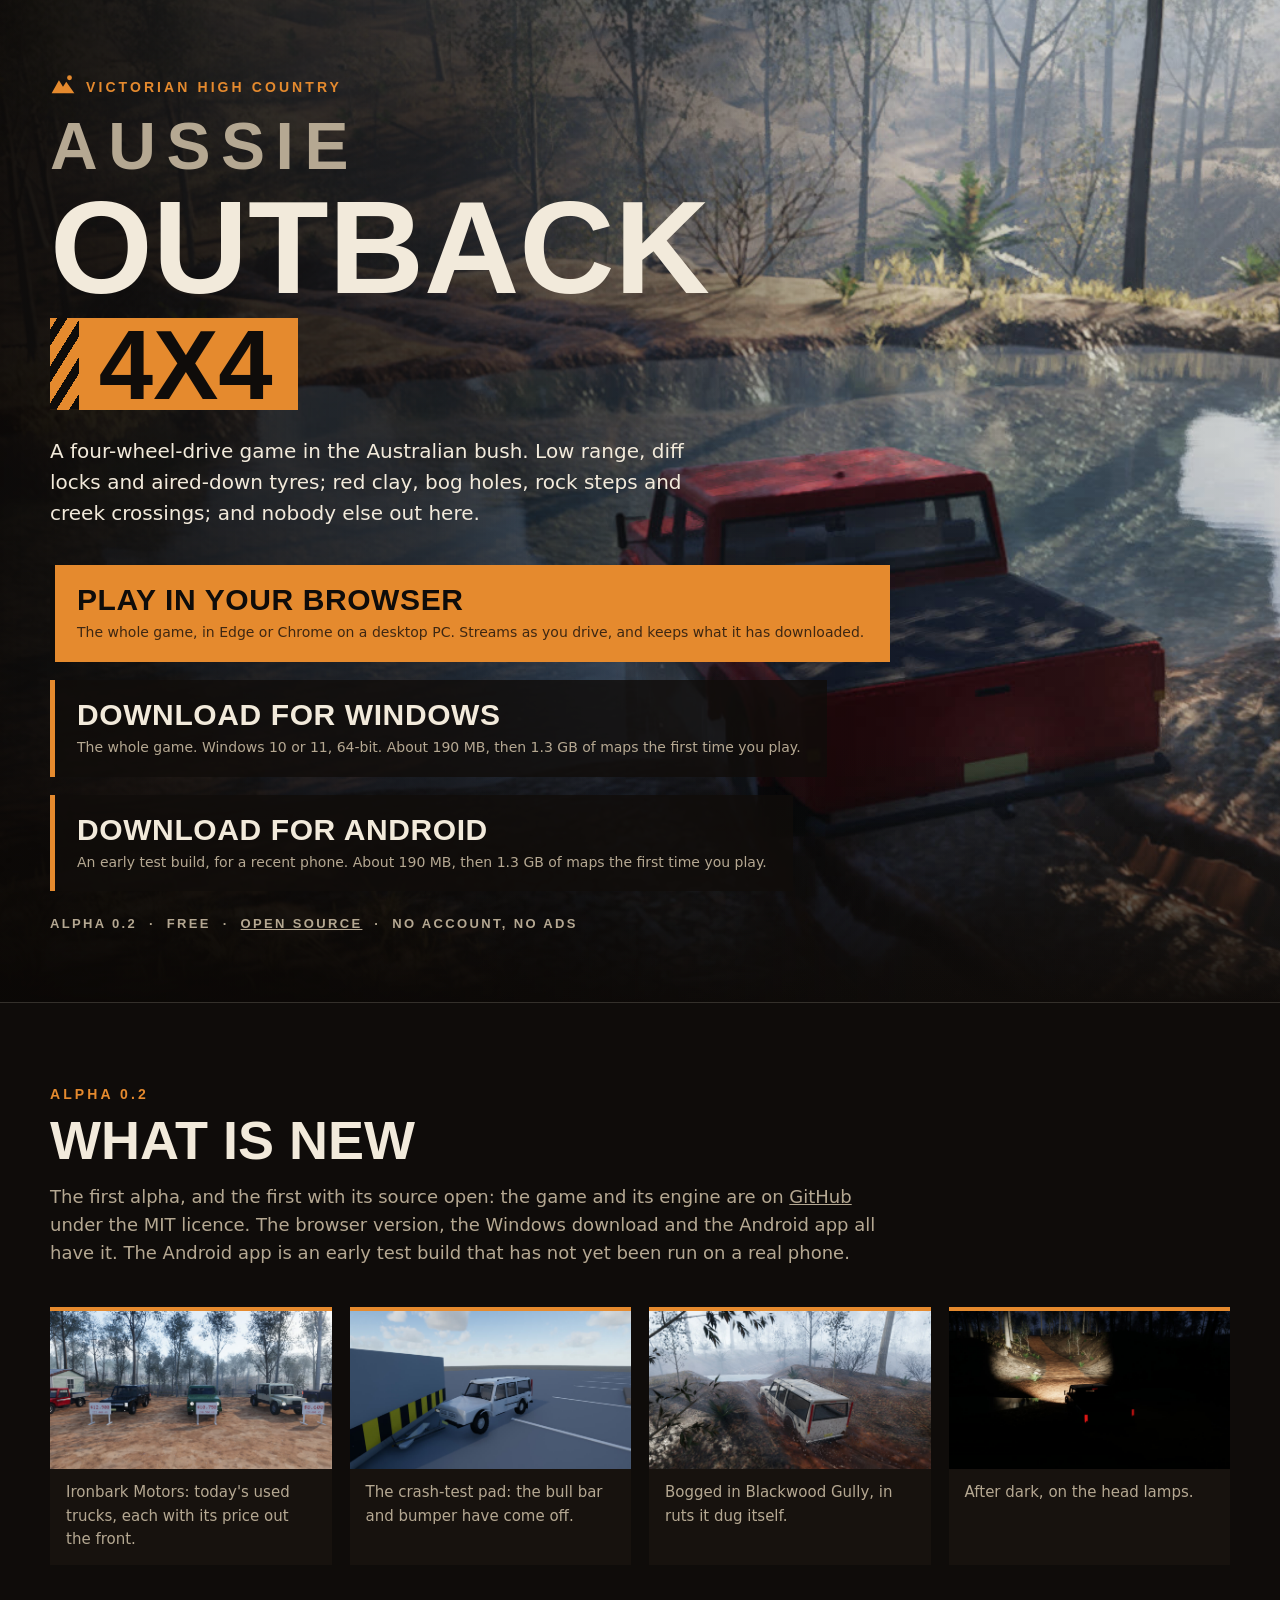
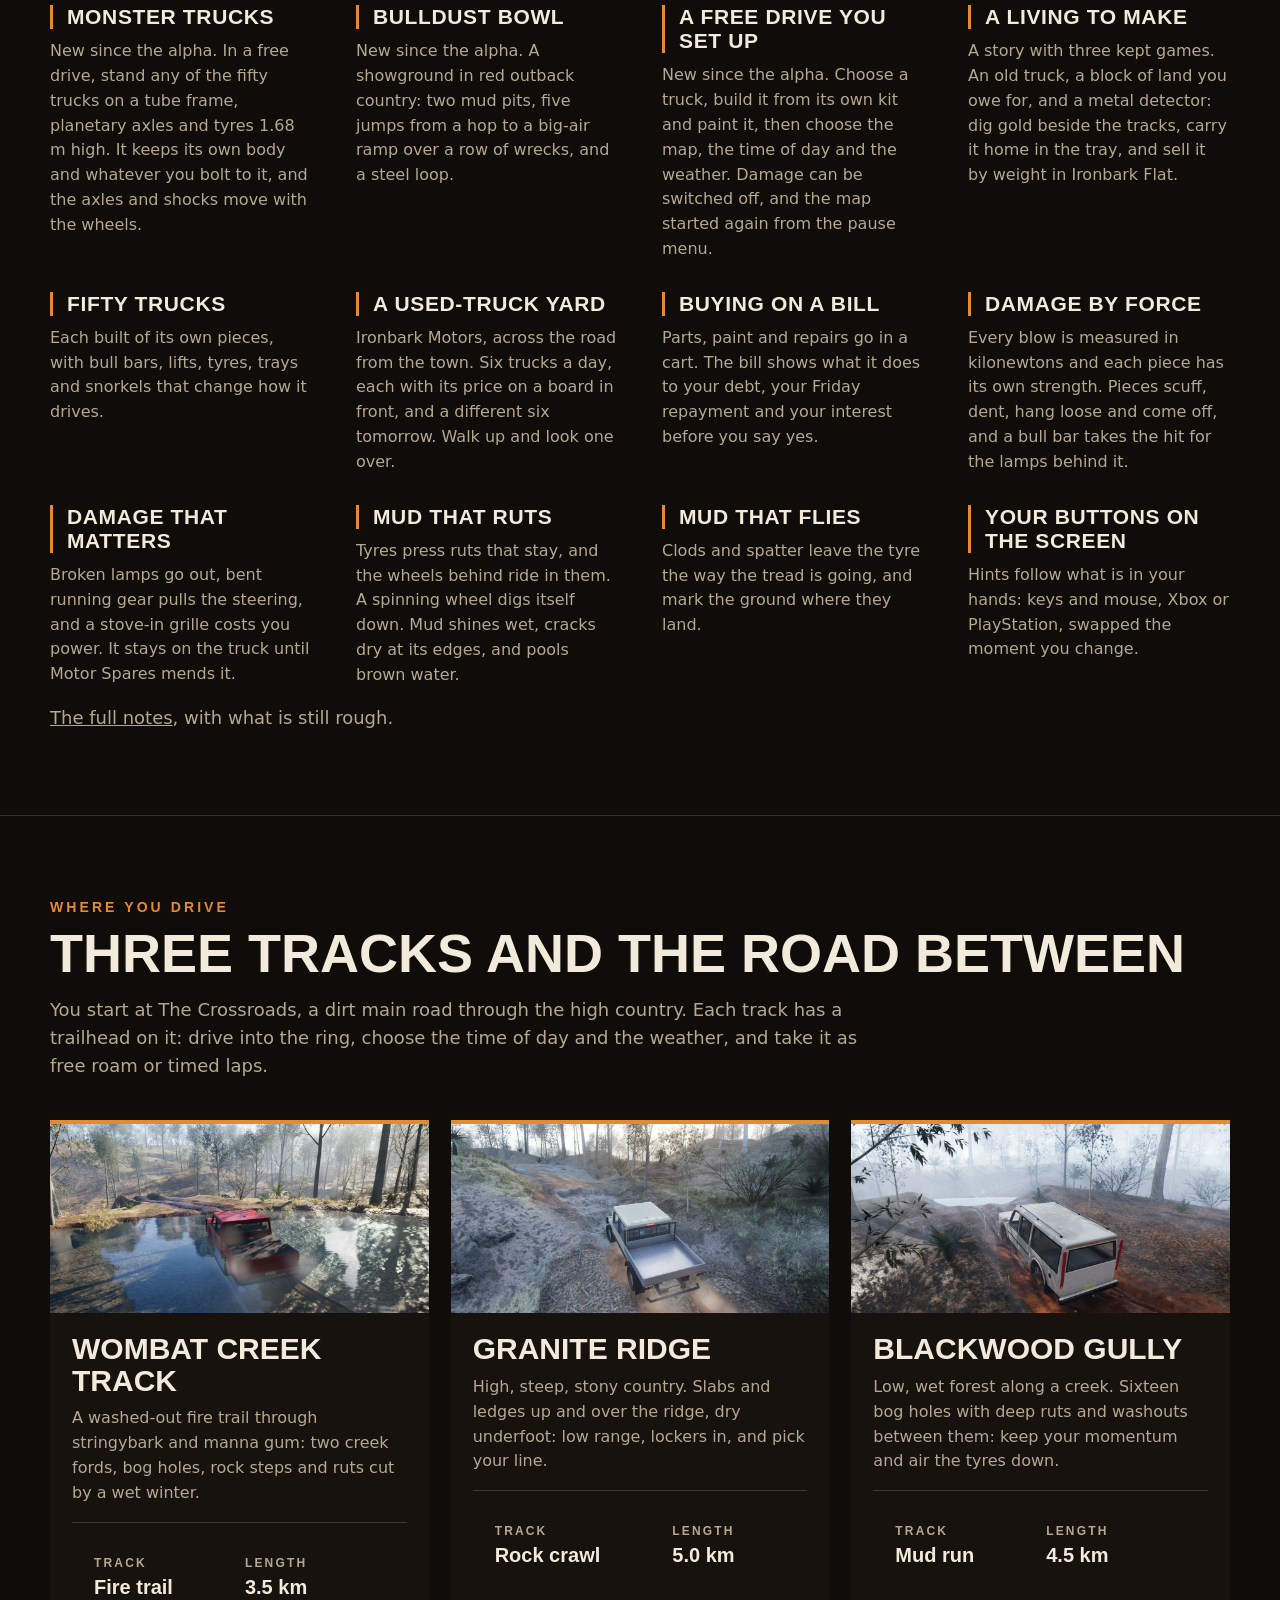
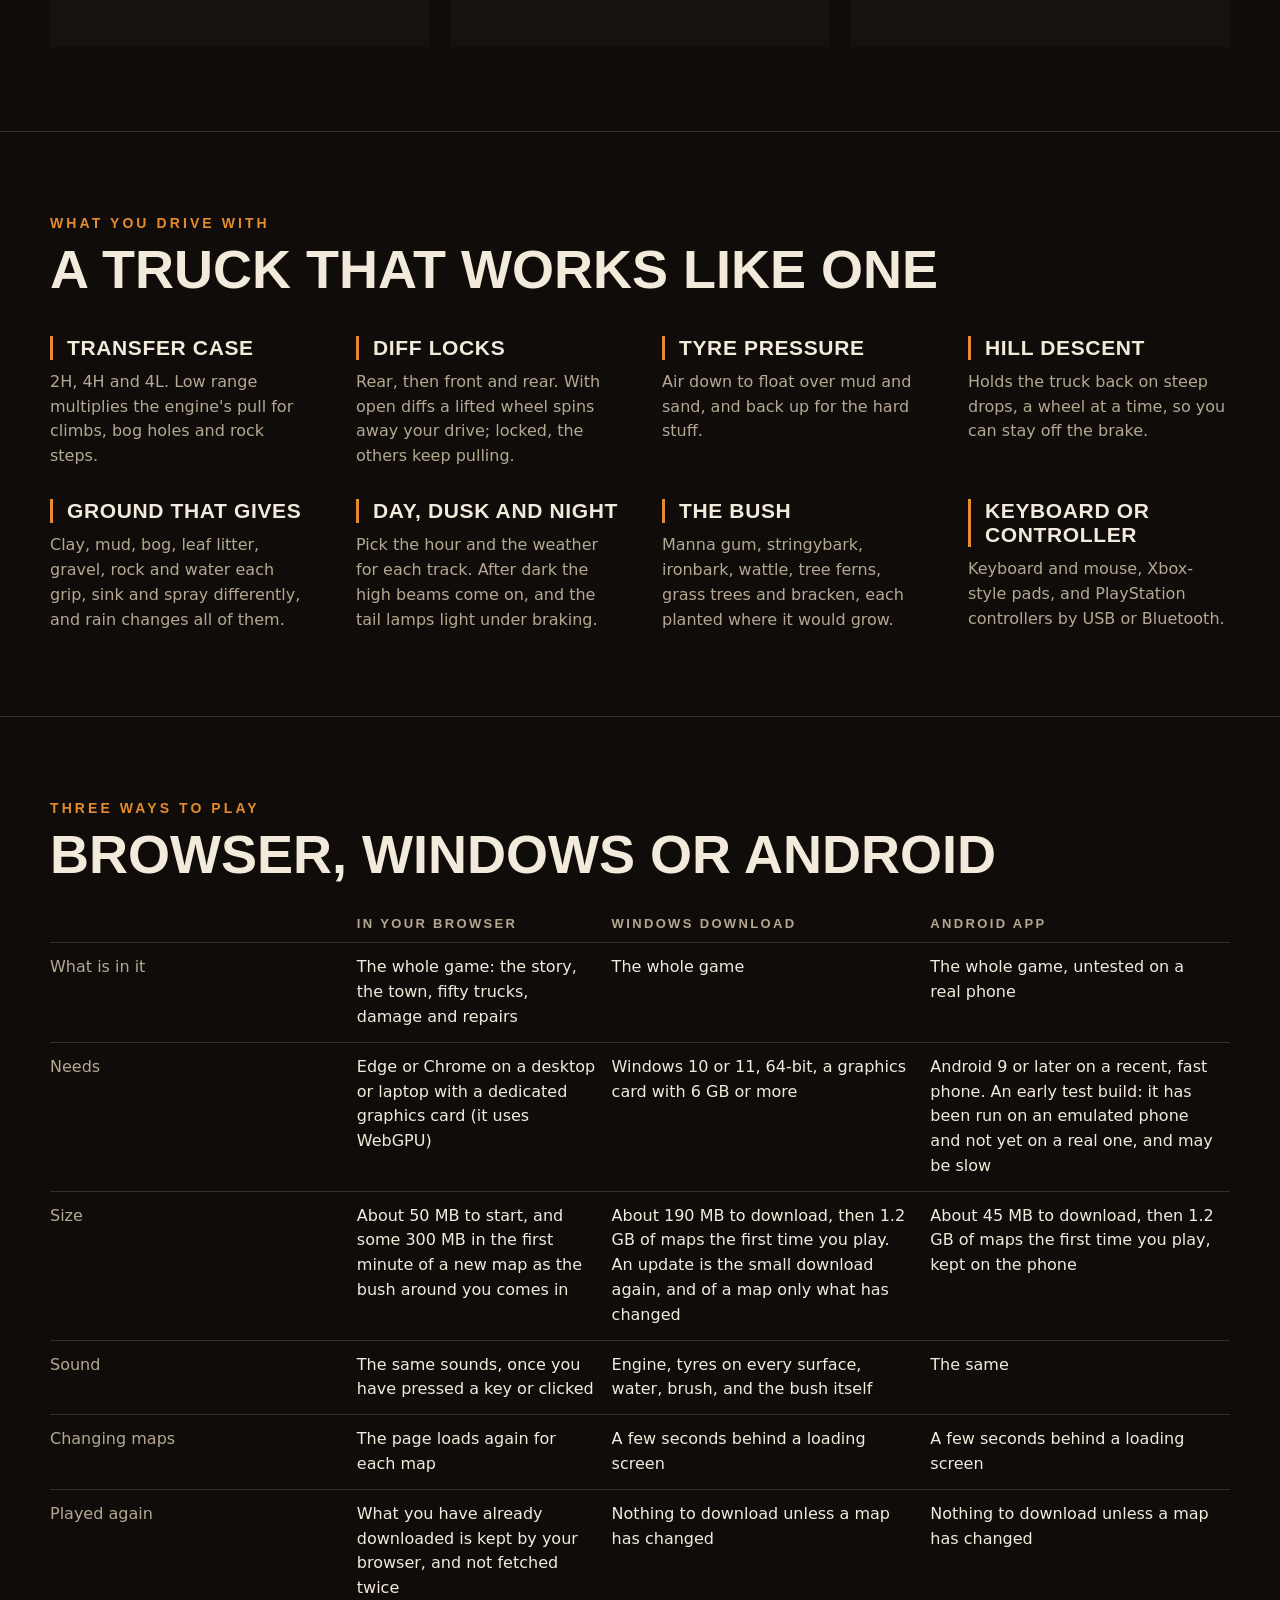
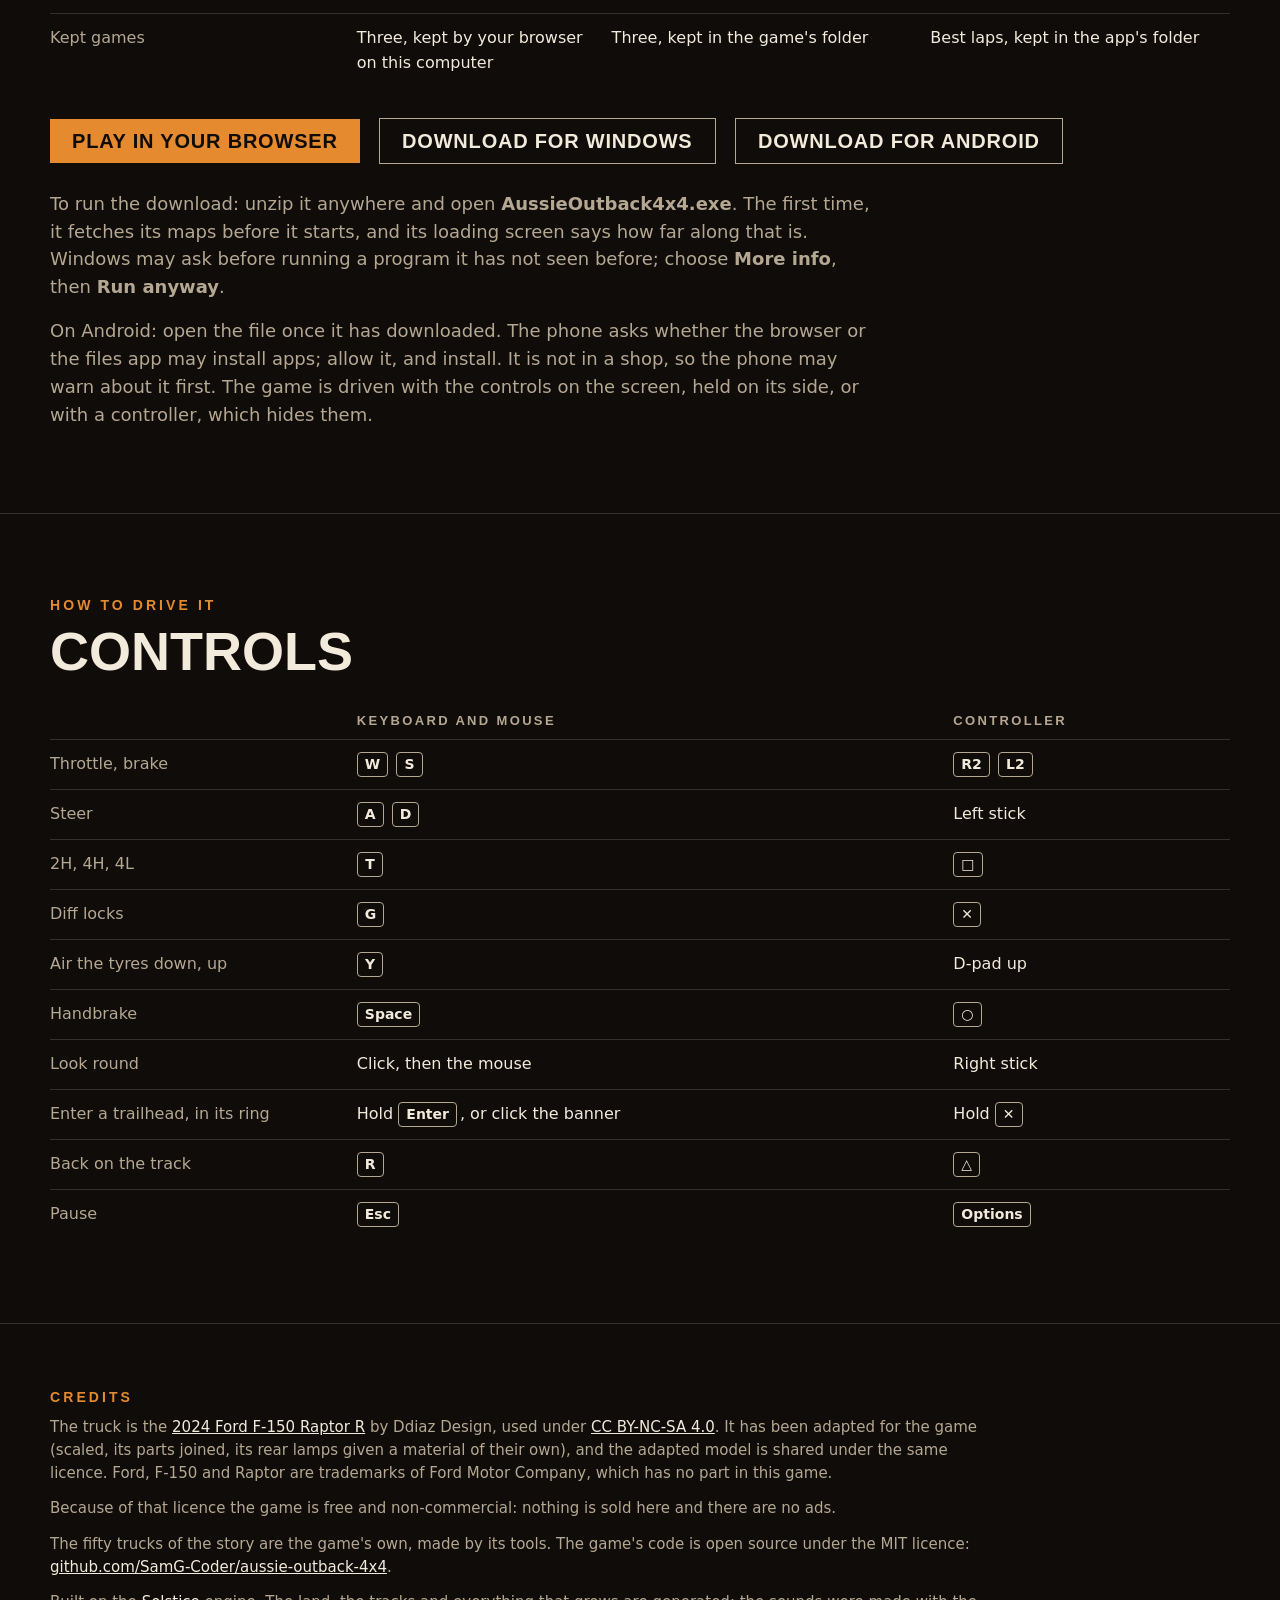
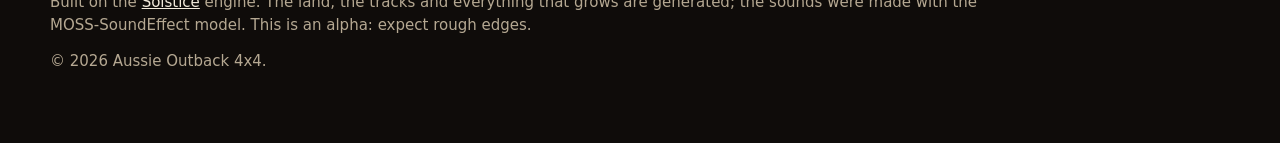
<file: site/index.html>
<!doctype html>
<html lang="en">
<meta charset="utf-8">
<meta name="viewport" content="width=device-width, initial-scale=1">
<title>Aussie Outback 4x4</title>
<meta name="description" content="A free, open-source four-wheel-drive game in the Australian bush: low range, diff locks, mud that ruts, trucks that bend, and gold to dig. Play it in your browser or download it for Windows.">
<meta property="og:title" content="Aussie Outback 4x4">
<meta property="og:description" content="Low range, diff locks, mud that ruts and trucks that bend in the Victorian high country. Free and open source. Play in your browser or download for Windows.">
<meta property="og:image" content="https://rust4x4.com/art/hero.jpg">
<meta name="twitter:card" content="summary_large_image">
<meta name="theme-color" content="#0f0c0a">
<style>
  /* The game's own colours and lettering (ui/ui.css): red earth, ochre and bone on warm black. */
  :root {
    --ink: #0f0c0a; --soil: #17120e; --bone: #f2eadb; --dust: #b5a892; --ochre: #e58a2e; --clay: #c2461f;
    --gum: #a9bda4; --line: rgba(242, 234, 219, 0.16);
    --sign: "Bahnschrift", "DIN Alternate", "Oswald", "Arial Narrow", "Segoe UI", sans-serif;
    --text: "Segoe UI", system-ui, -apple-system, "Helvetica Neue", sans-serif;
  }
  * { box-sizing: border-box; }
  html { scroll-behavior: smooth; }
  body { margin: 0; background: var(--ink); color: var(--bone); font: 400 17px/1.55 var(--text); -webkit-font-smoothing: antialiased; }
  h1, h2, h3, p, dl, dd, ul, figure { margin: 0; }
  a { color: inherit; }
  .wrap { width: min(1180px, 100% - 48px); margin: 0 auto; }
  .kicker { font: 600 14px/1 var(--sign); letter-spacing: 0.22em; text-transform: uppercase; color: var(--ochre); }
  h2 { font: 700 clamp(34px, 4.4vw, 54px)/1 var(--sign); font-stretch: 75%; text-transform: uppercase; margin-top: 12px; }

  /* ---- The top: the truck in the bush, the name, and the two ways in. */
  header { position: relative; min-height: min(92vh, 860px); display: grid; align-items: center; overflow: hidden; }
  header img { position: absolute; inset: 0; width: 100%; height: 100%; object-fit: cover; animation: drift 30s ease-out both; }
  @keyframes drift { from { transform: scale(1.02); } to { transform: scale(1.12) translate(-1%, -1%); } }
  @media (prefers-reduced-motion: reduce) { header img { animation: none; } }
  header::after { content: ""; position: absolute; inset: 0; background:
    linear-gradient(90deg, rgba(10, 7, 5, 0.94) 0%, rgba(10, 7, 5, 0.74) 34%, rgba(10, 7, 5, 0.08) 72%),
    linear-gradient(0deg, var(--ink) 0%, rgba(10, 7, 5, 0) 26%); }
  header .wrap { position: relative; z-index: 1; padding: 72px 0; }
  .mark { width: 26px; height: 26px; fill: var(--ochre); vertical-align: -6px; margin-right: 10px; }
  .wordmark { font: 700 clamp(64px, 10.5vw, 132px)/0.86 var(--sign); font-stretch: 75%; text-transform: uppercase;
    margin: 20px 0 26px; display: grid; justify-items: start; }
  .wordmark span:first-child { font-size: 0.5em; letter-spacing: 0.16em; color: var(--dust); margin-bottom: 0.25em; }
  .wordmark b { margin-top: 0.14em; padding: 0.06em 0.26em 0.02em 0.5em; font-size: 0.74em; color: var(--ink);
    background: repeating-linear-gradient(-58deg, var(--ink) 0 0.09em, transparent 0.09em 0.2em) left / 0.3em 100% no-repeat, var(--ochre); }
  .lede { max-width: 34em; font-size: 20px; color: var(--bone); }
  .ways { display: flex; flex-wrap: wrap; gap: 18px; margin-top: 36px; }
  .way { display: block; min-width: 290px; padding: 18px 26px 18px 22px; text-decoration: none; border-left: 5px solid var(--ochre);
    background: rgba(17, 13, 10, 0.82); transition: transform 0.12s ease-out, background 0.12s; }
  .way b { display: block; font: 700 30px/1.1 var(--sign); font-stretch: 75%; text-transform: uppercase; letter-spacing: 0.02em; }
  .way small { display: block; margin-top: 6px; font-size: 14px; color: var(--dust); }
  .way.first { background: var(--ochre); color: var(--ink); border-left-color: var(--ink); }
  .way.first small { color: rgba(15, 12, 10, 0.78); }
  .way:hover, .way:focus-visible { transform: translateY(-2px); outline: none; }
  .way:not(.first):hover, .way:not(.first):focus-visible { background: rgba(60, 36, 16, 0.92); }
  .build { margin-top: 26px; font: 600 13px/1 var(--sign); letter-spacing: 0.18em; text-transform: uppercase; color: var(--dust); }

  section { padding: 84px 0; border-top: 1px solid var(--line); }
  section > .wrap > p.intro { max-width: 46em; margin-top: 16px; color: var(--dust); font-size: 18px; }

  /* ---- The tracks. */
  .tracks { display: grid; grid-template-columns: repeat(auto-fit, minmax(300px, 1fr)); gap: 22px; margin-top: 40px; }
  .track { background: var(--soil); border-top: 4px solid var(--ochre); }
  .track img { display: block; width: 100%; aspect-ratio: 16 / 8; object-fit: cover; }
  .track div { padding: 20px 22px 24px; }
  .track h3 { font: 700 30px/1.05 var(--sign); font-stretch: 75%; text-transform: uppercase; }
  .track p { margin-top: 10px; color: var(--dust); font-size: 16px; }
  .track dl { display: flex; gap: 28px; margin-top: 16px; padding-top: 14px; border-top: 1px solid var(--line); }
  .track dt { font: 600 12px/1 var(--sign); letter-spacing: 0.18em; text-transform: uppercase; color: var(--dust); }
  .track dd { font: 700 20px/1.2 var(--sign); font-stretch: 75%; margin-top: 6px; }

  /* ---- What is in it. */
  .bits { display: grid; grid-template-columns: repeat(auto-fit, minmax(250px, 1fr)); gap: 30px 44px; margin-top: 40px; }
  .bits h3 { font: 700 21px/1.15 var(--sign); font-stretch: 75%; text-transform: uppercase; letter-spacing: 0.03em; padding-left: 14px;
    border-left: 3px solid var(--ochre); }
  .bits p { margin-top: 10px; color: var(--dust); font-size: 16px; }

  /* ---- Pictures of what is new. */
  .shots { display: grid; grid-template-columns: repeat(auto-fit, minmax(260px, 1fr)); gap: 18px; margin-top: 40px; }
  .shots figure { background: var(--soil); border-top: 4px solid var(--ochre); }
  .shots img { display: block; width: 100%; aspect-ratio: 16 / 9; object-fit: cover; }
  .shots figcaption { padding: 12px 16px 14px; color: var(--dust); font-size: 15px; }

  /* ---- The two versions, side by side. */
  table { width: 100%; border-collapse: collapse; margin-top: 36px; font-size: 16px; }
  th { text-align: left; padding: 0 16px 12px 0; font: 600 13px/1 var(--sign); letter-spacing: 0.18em; text-transform: uppercase; color: var(--dust); }
  td { padding: 12px 16px 12px 0; border-top: 1px solid var(--line); vertical-align: top; }
  td:first-child { color: var(--dust); width: 26%; }
  .get { display: inline-block; margin-top: 30px; margin-right: 14px; padding: 12px 22px; text-decoration: none;
    font: 700 20px/1 var(--sign); font-stretch: 75%; text-transform: uppercase; letter-spacing: 0.04em; color: var(--ink); background: var(--ochre); }
  .get.second { color: var(--bone); background: none; border: 1px solid var(--dust); }
  .get:hover, .get:focus-visible { filter: brightness(1.12); outline: none; }
  kbd { display: inline-block; min-width: 1.9em; padding: 1px 7px; margin-right: 3px; text-align: center; font: 600 14px/1.5 var(--text);
    border: 1px solid var(--dust); border-radius: 4px; }

  footer { padding: 54px 0 70px; border-top: 1px solid var(--line); color: var(--dust); font-size: 15px; }
  footer p { max-width: 62em; margin-top: 12px; }
  footer a { color: var(--bone); }
</style>

<header>
  <img src="art/hero.jpg" alt="A red ute driving into a creek ford among gum trees, leaving ruts in the clay behind it.">
  <div class="wrap">
    <p class="kicker"><svg class="mark" viewBox="0 0 32 32" aria-hidden="true"><path d="M2 26 L11 10 L16 18 L20 12 L30 26 Z"/><circle cx="24" cy="7" r="3"/></svg>Victorian High Country</p>
    <h1 class="wordmark"><span>Aussie</span><span>Outback</span><b>4x4</b></h1>
    <p class="lede">A four-wheel-drive game in the Australian bush. Low range, diff locks and aired-down tyres;
      red clay, bog holes, rock steps and creek crossings; and nobody else out here.</p>
    <div class="ways">
      <a class="way first" href="play/">
        <b>Play in your browser</b>
        <small>The whole game, in Edge or Chrome on a desktop PC. Streams as you drive, and keeps what it has downloaded.</small>
      </a>
      <a class="way" href="download/AussieOutback4x4-windows.zip" download>
        <b>Download for Windows</b>
        <small>The whole game. Windows 10 or 11, 64-bit. <span data-size>About 190 MB</span>, then 1.3 GB of maps the first time you play.</small>
      </a>
      <a class="way" href="download/AussieOutback4x4.apk" download>
        <b>Download for Android</b>
        <small>An early test build, for a recent phone. <span data-apk-size>About 190 MB</span>, then 1.3 GB of maps the first time you play.</small>
      </a>
    </div>
    <p class="build">Alpha <span data-version>0.2</span> &nbsp;·&nbsp; free &nbsp;·&nbsp; <a href="https://github.com/SamG-Coder/aussie-outback-4x4">open source</a> &nbsp;·&nbsp; no account, no ads</p>
  </div>
</header>

<section id="new">
  <div class="wrap">
    <p class="kicker">Alpha 0.2</p>
    <h2>What is new</h2>
    <p class="intro">The first alpha, and the first with its source open: the game and its engine are on
      <a href="https://github.com/SamG-Coder/aussie-outback-4x4">GitHub</a> under the MIT licence.
      The browser version, the Windows download and the Android app all have it. The Android app is an early test build
      that has not yet been run on a real phone.</p>
    <div class="shots">
      <figure><img src="art/yard.jpg" alt="Used trucks parked in a row in a dirt yard, each with a price board in front of it." loading="lazy">
        <figcaption>Ironbark Motors: today's used trucks, each with its price out the front.</figcaption></figure>
      <figure><img src="art/damage.jpg" alt="A white wagon against a striped barrier, its bull bar and front bumper lying on the ground." loading="lazy">
        <figcaption>The crash-test pad: the bull bar and bumper have come off.</figcaption></figure>
      <figure><img src="art/mud.jpg" alt="A white wagon spattered with mud, sunk in red ruts in the rain." loading="lazy">
        <figcaption>Bogged in Blackwood Gully, in ruts it dug itself.</figcaption></figure>
      <figure><img src="art/night.jpg" alt="Headlights lighting a dirt track through forest at night." loading="lazy">
        <figcaption>After dark, on the head lamps.</figcaption></figure>
    </div>
    <div class="bits">
      <div><h3>Monster trucks</h3><p>New since the alpha. In a free drive, stand any of the fifty trucks on a tube frame, planetary axles
        and tyres 1.68 m high. It keeps its own body and whatever you bolt to it, and the axles and shocks move with the wheels.</p></div>
      <div><h3>Bulldust Bowl</h3><p>New since the alpha. A showground in red outback country: two mud pits, five jumps from a hop to a
        big-air ramp over a row of wrecks, and a steel loop.</p></div>
      <div><h3>A free drive you set up</h3><p>New since the alpha. Choose a truck, build it from its own kit and paint it, then choose
        the map, the time of day and the weather. Damage can be switched off, and the map started again from the pause menu.</p></div>
      <div><h3>A living to make</h3><p>A story with three kept games. An old truck, a block of land you owe for, and a metal detector:
        dig gold beside the tracks, carry it home in the tray, and sell it by weight in Ironbark Flat.</p></div>
      <div><h3>Fifty trucks</h3><p>Each built of its own pieces, with bull bars, lifts, tyres, trays and snorkels that change how it drives.</p></div>
      <div><h3>A used-truck yard</h3><p>Ironbark Motors, across the road from the town. Six trucks a day, each with its price on a board in front,
        and a different six tomorrow. Walk up and look one over.</p></div>
      <div><h3>Buying on a bill</h3><p>Parts, paint and repairs go in a cart. The bill shows what it does to your debt, your Friday repayment
        and your interest before you say yes.</p></div>
      <div><h3>Damage by force</h3><p>Every blow is measured in kilonewtons and each piece has its own strength. Pieces scuff, dent,
        hang loose and come off, and a bull bar takes the hit for the lamps behind it.</p></div>
      <div><h3>Damage that matters</h3><p>Broken lamps go out, bent running gear pulls the steering, and a stove-in grille costs you power.
        It stays on the truck until Motor Spares mends it.</p></div>
      <div><h3>Mud that ruts</h3><p>Tyres press ruts that stay, and the wheels behind ride in them. A spinning wheel digs itself down.
        Mud shines wet, cracks dry at its edges, and pools brown water.</p></div>
      <div><h3>Mud that flies</h3><p>Clods and spatter leave the tyre the way the tread is going, and mark the ground where they land.</p></div>
      <div><h3>Your buttons on the screen</h3><p>Hints follow what is in your hands: keys and mouse, Xbox or PlayStation, swapped the moment you change.</p></div>
    </div>
    <p class="intro"><a href="https://github.com/SamG-Coder/aussie-outback-4x4/blob/main/CHANGELOG.md">The full notes</a>, with what is still rough.</p>
  </div>
</section>

<section id="tracks">
  <div class="wrap">
    <p class="kicker">Where you drive</p>
    <h2>Three tracks and the road between</h2>
    <p class="intro">You start at The Crossroads, a dirt main road through the high country. Each track has a trailhead on it:
      drive into the ring, choose the time of day and the weather, and take it as free roam or timed laps.</p>
    <div class="tracks">
      <article class="track">
        <img src="art/wombat.jpg" alt="A red ute wading a creek crossing in open forest." loading="lazy">
        <div>
          <h3>Wombat Creek Track</h3>
          <p>A washed-out fire trail through stringybark and manna gum: two creek fords, bog holes, rock steps and ruts cut by a wet winter.</p>
          <dl><div><dt>Track</dt><dd>Fire trail</dd></div><div><dt>Length</dt><dd>3.5 km</dd></div></dl>
        </div>
      </article>
      <article class="track">
        <img src="art/granite.jpg" alt="A tray-back four-wheel drive on a pale, stony track through snow gums." loading="lazy">
        <div>
          <h3>Granite Ridge</h3>
          <p>High, steep, stony country. Slabs and ledges up and over the ridge, dry underfoot: low range, lockers in, and pick your line.</p>
          <dl><div><dt>Track</dt><dd>Rock crawl</dd></div><div><dt>Length</dt><dd>5.0 km</dd></div></dl>
        </div>
      </article>
      <article class="track">
        <img src="art/blackwood.jpg" alt="A white wagon in red mud on a wet forest track, in rain." loading="lazy">
        <div>
          <h3>Blackwood Gully</h3>
          <p>Low, wet forest along a creek. Sixteen bog holes with deep ruts and washouts between them: keep your momentum and air the tyres down.</p>
          <dl><div><dt>Track</dt><dd>Mud run</dd></div><div><dt>Length</dt><dd>4.5 km</dd></div></dl>
        </div>
      </article>
    </div>
  </div>
</section>

<section id="truck">
  <div class="wrap">
    <p class="kicker">What you drive with</p>
    <h2>A truck that works like one</h2>
    <div class="bits">
      <div><h3>Transfer case</h3><p>2H, 4H and 4L. Low range multiplies the engine's pull for climbs, bog holes and rock steps.</p></div>
      <div><h3>Diff locks</h3><p>Rear, then front and rear. With open diffs a lifted wheel spins away your drive; locked, the others keep pulling.</p></div>
      <div><h3>Tyre pressure</h3><p>Air down to float over mud and sand, and back up for the hard stuff.</p></div>
      <div><h3>Hill descent</h3><p>Holds the truck back on steep drops, a wheel at a time, so you can stay off the brake.</p></div>
      <div><h3>Ground that gives</h3><p>Clay, mud, bog, leaf litter, gravel, rock and water each grip, sink and spray differently, and rain changes all of them.</p></div>
      <div><h3>Day, dusk and night</h3><p>Pick the hour and the weather for each track. After dark the high beams come on, and the tail lamps light under braking.</p></div>
      <div><h3>The bush</h3><p>Manna gum, stringybark, ironbark, wattle, tree ferns, grass trees and bracken, each planted where it would grow.</p></div>
      <div><h3>Keyboard or controller</h3><p>Keyboard and mouse, Xbox-style pads, and PlayStation controllers by USB or Bluetooth.</p></div>
    </div>
  </div>
</section>

<section id="versions">
  <div class="wrap">
    <p class="kicker">Three ways to play</p>
    <h2>Browser, Windows or Android</h2>
    <table>
      <thead><tr><th></th><th>In your browser</th><th>Windows download</th><th>Android app</th></tr></thead>
      <tbody>
        <tr><td>What is in it</td><td>The whole game: the story, the town, fifty trucks, damage and repairs</td><td>The whole game</td><td>The whole game, untested on a real phone</td></tr>
        <tr><td>Needs</td><td>Edge or Chrome on a desktop or laptop with a dedicated graphics card (it uses WebGPU)</td><td>Windows 10 or 11, 64-bit, a graphics card with 6 GB or more</td><td>Android 9 or later on a recent, fast phone. An early test build: it has been run on an emulated phone and not yet on a real one, and may be slow</td></tr>
        <tr><td>Size</td><td>About 50 MB to start, and some 300 MB in the first minute of a new map as the bush around you comes in</td><td><span data-size>About 190 MB</span> to download, then 1.2 GB of maps the first time you play. An update is the small download again, and of a map only what has changed</td><td><span data-apk-size>About 45 MB</span> to download, then 1.2 GB of maps the first time you play, kept on the phone</td></tr>
        <tr><td>Sound</td><td>The same sounds, once you have pressed a key or clicked</td><td>Engine, tyres on every surface, water, brush, and the bush itself</td><td>The same</td></tr>
        <tr><td>Changing maps</td><td>The page loads again for each map</td><td>A few seconds behind a loading screen</td><td>A few seconds behind a loading screen</td></tr>
        <tr><td>Played again</td><td>What you have already downloaded is kept by your browser, and not fetched twice</td><td>Nothing to download unless a map has changed</td><td>Nothing to download unless a map has changed</td></tr>
        <tr><td>Kept games</td><td>Three, kept by your browser on this computer</td><td>Three, kept in the game's folder</td><td>Best laps, kept in the app's folder</td></tr>
      </tbody>
    </table>
    <a class="get" href="play/">Play in your browser</a>
    <a class="get second" href="download/AussieOutback4x4-windows.zip" download>Download for Windows</a>
    <a class="get second" href="download/AussieOutback4x4.apk" download>Download for Android</a>
    <p class="intro" style="margin-top: 26px">To run the download: unzip it anywhere and open <b>AussieOutback4x4.exe</b>. The first time, it fetches its maps
      before it starts, and its loading screen says how far along that is. Windows may ask before running a program it has not seen before; choose <b>More info</b>, then <b>Run anyway</b>.</p>
    <p class="intro">On Android: open the file once it has downloaded. The phone asks whether the browser or the files app may install apps; allow it,
      and install. It is not in a shop, so the phone may warn about it first. The game is driven with the controls on the screen, held on its side,
      or with a controller, which hides them.</p>
  </div>
</section>

<section id="controls">
  <div class="wrap">
    <p class="kicker">How to drive it</p>
    <h2>Controls</h2>
    <table>
      <thead><tr><th></th><th>Keyboard and mouse</th><th>Controller</th></tr></thead>
      <tbody>
        <tr><td>Throttle, brake</td><td><kbd>W</kbd> <kbd>S</kbd></td><td><kbd>R2</kbd> <kbd>L2</kbd></td></tr>
        <tr><td>Steer</td><td><kbd>A</kbd> <kbd>D</kbd></td><td>Left stick</td></tr>
        <tr><td>2H, 4H, 4L</td><td><kbd>T</kbd></td><td><kbd>□</kbd></td></tr>
        <tr><td>Diff locks</td><td><kbd>G</kbd></td><td><kbd>✕</kbd></td></tr>
        <tr><td>Air the tyres down, up</td><td><kbd>Y</kbd></td><td>D-pad up</td></tr>
        <tr><td>Handbrake</td><td><kbd>Space</kbd></td><td><kbd>○</kbd></td></tr>
        <tr><td>Look round</td><td>Click, then the mouse</td><td>Right stick</td></tr>
        <tr><td>Enter a trailhead, in its ring</td><td>Hold <kbd>Enter</kbd>, or click the banner</td><td>Hold <kbd>✕</kbd></td></tr>
        <tr><td>Back on the track</td><td><kbd>R</kbd></td><td><kbd>△</kbd></td></tr>
        <tr><td>Pause</td><td><kbd>Esc</kbd></td><td><kbd>Options</kbd></td></tr>
      </tbody>
    </table>
  </div>
</section>

<footer>
  <div class="wrap">
    <p class="kicker">Credits</p>
    <p>The truck is the <a href="https://sketchfab.com/3d-models/2024-ford-f-150-raptor-r-91aedf1119724f3396dcfe87686545c1">2024 Ford F-150 Raptor R</a>
      by Ddiaz Design, used under <a href="https://creativecommons.org/licenses/by-nc-sa/4.0/">CC BY-NC-SA 4.0</a>. It has been adapted for the game
      (scaled, its parts joined, its rear lamps given a material of their own), and the adapted model is shared under the same licence.
      Ford, F-150 and Raptor are trademarks of Ford Motor Company, which has no part in this game.</p>
    <p>Because of that licence the game is free and non-commercial: nothing is sold here and there are no ads.</p>
    <p>The fifty trucks of the story are the game's own, made by its tools. The game's code is open source under the MIT licence:
      <a href="https://github.com/SamG-Coder/aussie-outback-4x4">github.com/SamG-Coder/aussie-outback-4x4</a>.</p>
    <p>Built on the <a href="https://github.com/SamG-Coder/solstice">Solstice</a> engine. The land, the tracks and everything that grows are generated;
      the sounds were made with the MOSS-SoundEffect model. This is an alpha: expect rough edges.</p>
    <p>&copy; 2026 Aussie Outback 4x4.</p>
  </div>
</footer>
</html>
</file>
